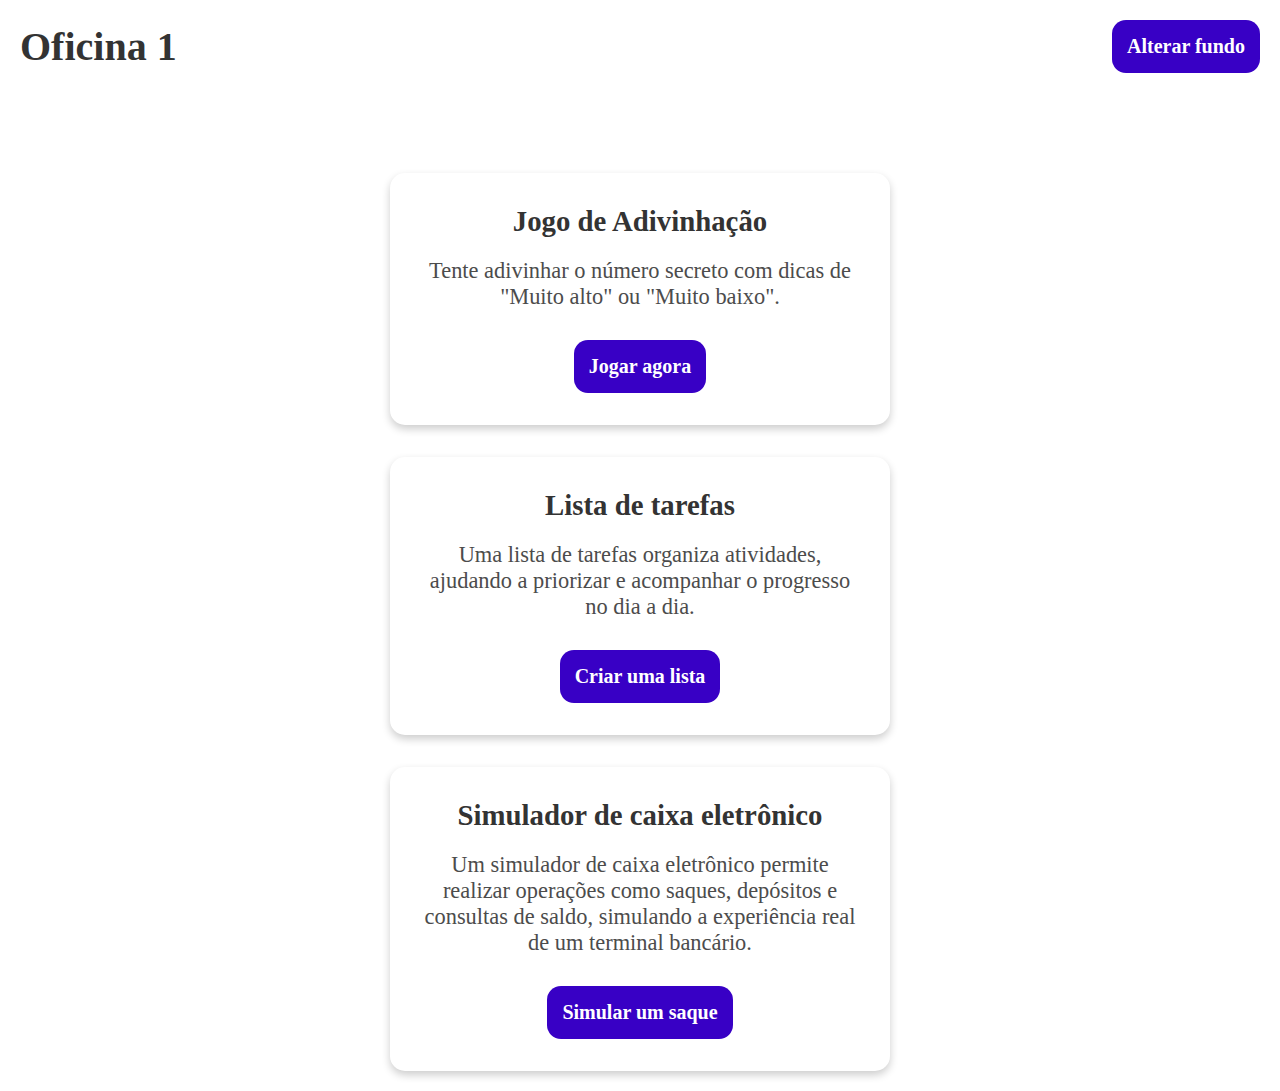
<file: index.html>
<!DOCTYPE html>
<html lang="pt-BR">
  <head>
    <meta charset="UTF-8" />
    <meta name="viewport" content="width=device-width, initial-scale=1.0" />
    <link rel="stylesheet" href="./css/index.css" />
    <title>Oficina 1</title>
  </head>
  <body>
    <header class="header">
      <div class="top-content">
        <a href="index.html"><h1>Oficina 1</h1></a>
        <div>
          <button class="btn" id="color-generator">
            Alterar fundo
          </button>
        </div>
      </div>
    </header>

    <main>
      <div class="container">
        <div class="guess-game">
          <div class="flex">
            <h3>Jogo de Adivinhação</h3>
            <p>
              Tente adivinhar o número secreto com dicas de "Muito alto" ou
              "Muito baixo".
            </p>
            <a href="./html/guessingGame.html"
              ><button class="btn">Jogar agora</button></a
            >
          </div>
        </div>
        <div class="to-do-list">
          <div class="flex">
            <h3>Lista de tarefas</h3>
            <p>
              Uma lista de tarefas organiza atividades, ajudando a priorizar e
              acompanhar o progresso no dia a dia.
            </p>
            <a href="./html/toDoList.html"><button class="btn">Criar uma lista</button></a>
          </div>
        </div>
        <div class="atm-simulator">
          <div class="flex">
            <h3>Simulador de caixa eletrônico</h3>
            <p>
              Um simulador de caixa eletrônico permite realizar operações como
              saques, depósitos e consultas de saldo, simulando a experiência
              real de um terminal bancário.
            </p>
            <a href="./html/ATM.html"><button class="btn">Simular um saque</button></a>
          </div>
        </div>
      </div>
    </main>

    <footer></footer>

    <script src="./JavaScript/index.js"></script>
  </body>
</html>
</file>
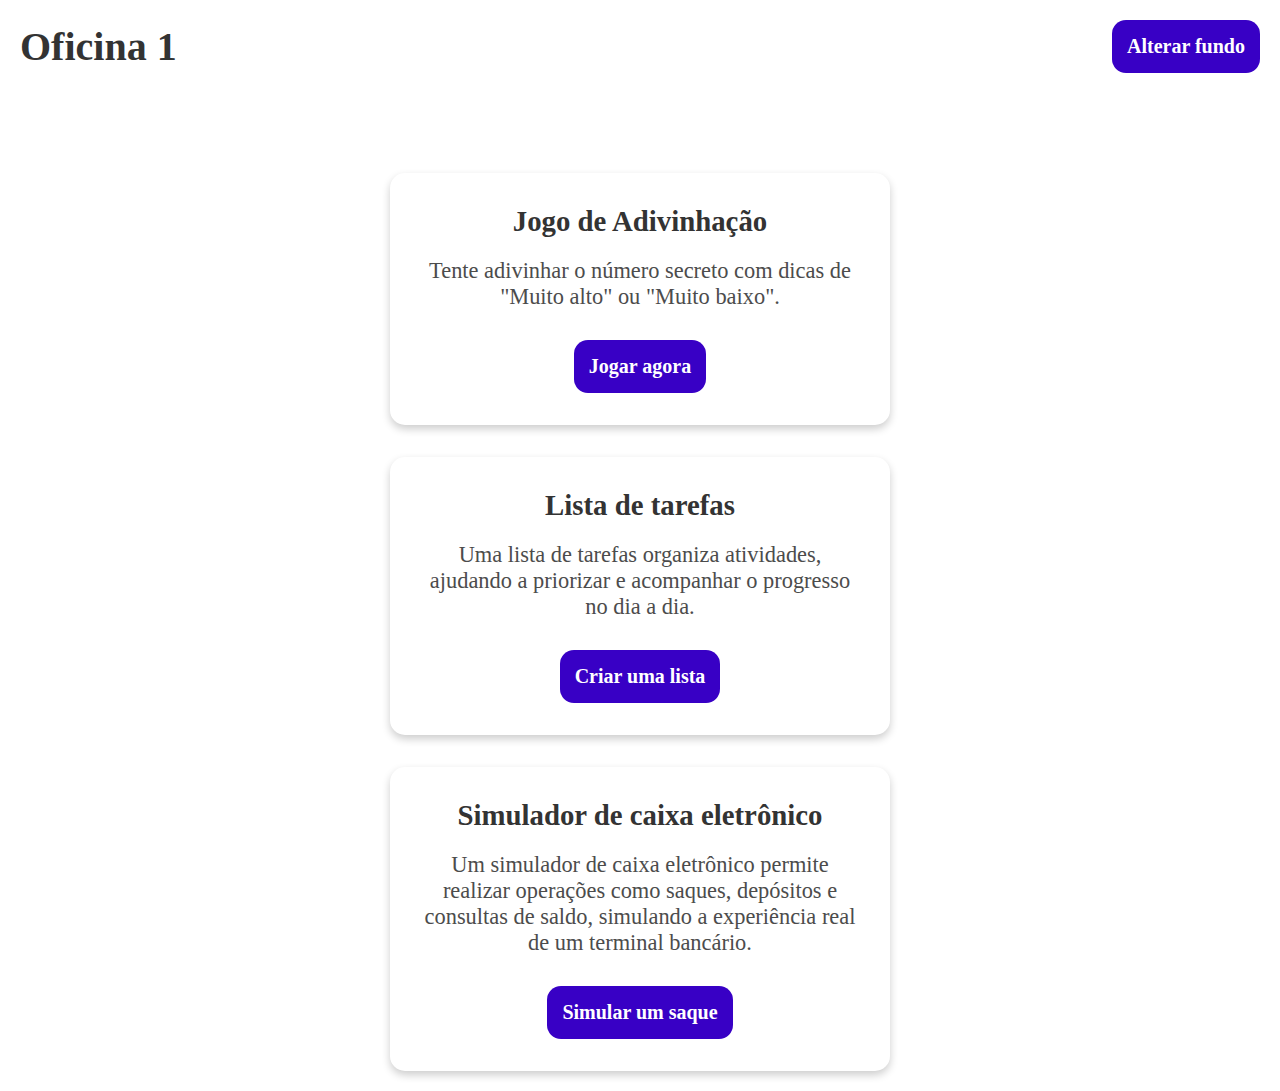
<file: html/index.html>
<!DOCTYPE html>
<html lang="pt-BR">
  <head>
    <meta charset="UTF-8" />
    <meta name="viewport" content="width=device-width, initial-scale=1.0" />
    <link rel="stylesheet" href="../css/index.css" />
    <title>Oficina 1</title>
  </head>
  <body>
    <header class="header">
      <div class="top-content">
        <a href="index.html"><h1>Oficina 1</h1></a>
        <div>
          <button class="btn" id="color-generator">
            Alterar fundo
          </button>
        </div>
      </div>
    </header>

    <main>
      <div class="container">
        <div class="memory-game">
          <div class="flex">
            <h3>Jogo de Adivinhação</h3>
            <p>
              Tente adivinhar o número secreto com dicas de "Muito alto" ou
              "Muito baixo".
            </p>
            <a href="guessingGame.html"
              ><button class="btn">Jogar agora</button></a
            >
          </div>
        </div>
        <div class="to-do-list">
          <div class="flex">
            <h3>Lista de tarefas</h3>
            <p>
              Uma lista de tarefas organiza atividades, ajudando a priorizar e
              acompanhar o progresso no dia a dia.
            </p>
            <a href="toDoList.html"><button class="btn">Criar uma lista</button></a>
          </div>
        </div>
        <div class="atm-simulator">
          <div class="flex">
            <h3>Simulador de caixa eletrônico</h3>
            <p>
              Um simulador de caixa eletrônico permite realizar operações como
              saques, depósitos e consultas de saldo, simulando a experiência
              real de um terminal bancário.
            </p>
            <a href="ATM.html"><button class="btn">Simular um saque</button></a>
          </div>
        </div>
      </div>
    </main>

    <footer></footer>

    <script src="../JavaScript/index.js"></script>
  </body>
</html>
</file>
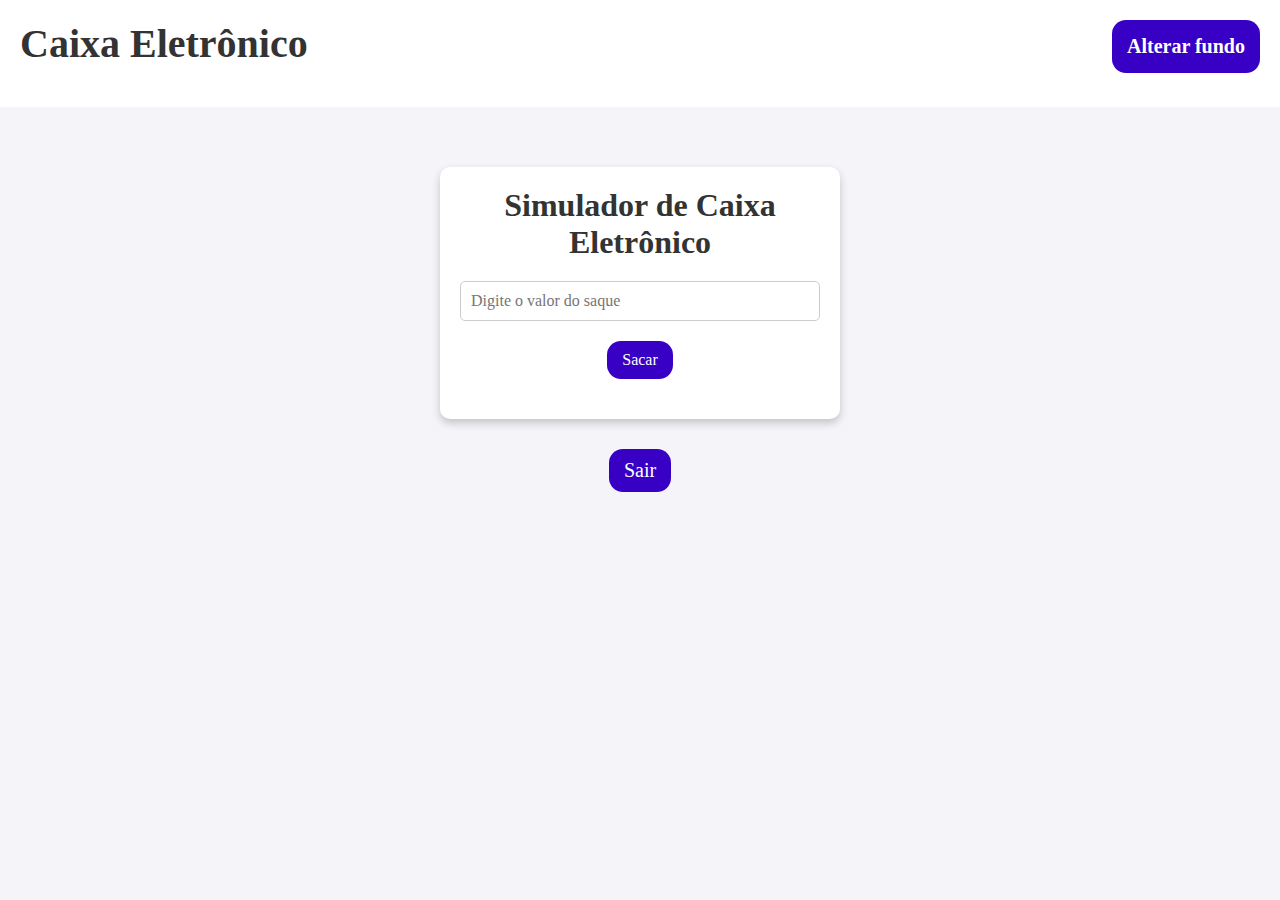
<file: html/ATM.html>
<!DOCTYPE html>
<html lang="pt-BR">
  <head>
    <meta charset="UTF-8" />
    <meta name="viewport" content="width=device-width, initial-scale=1.0" />
    <title>Simulador de Caixa Eletrônico</title>
    <link rel="stylesheet" href="../css/ATM.css" />
  </head>
  <body>
    <header>
      <div class="top-content">
        <a href="../index.html"><h1>Caixa Eletrônico</h1></a>
        <div>
          <button class="btn" id="color-generator">Alterar fundo</button>
        </div>
      </div>
    </header>
    <main>
      <div class="principal">
        <div class="container">
          <h1>Simulador de Caixa Eletrônico</h1>
          <input
            type="number"
            id="valor-saque"
            placeholder="Digite o valor do saque"
          />
          <button id="btn-sacar">Sacar</button>
          <div id="resultado"></div>
        </div>
        <div class="btn-exit">
          <a href="../index.html"><button>Sair</button></a>
        </div>
      </div>
    </main>
    <script src="../JavaScript/ATM.js"></script>
  </body>
</html>
</file>
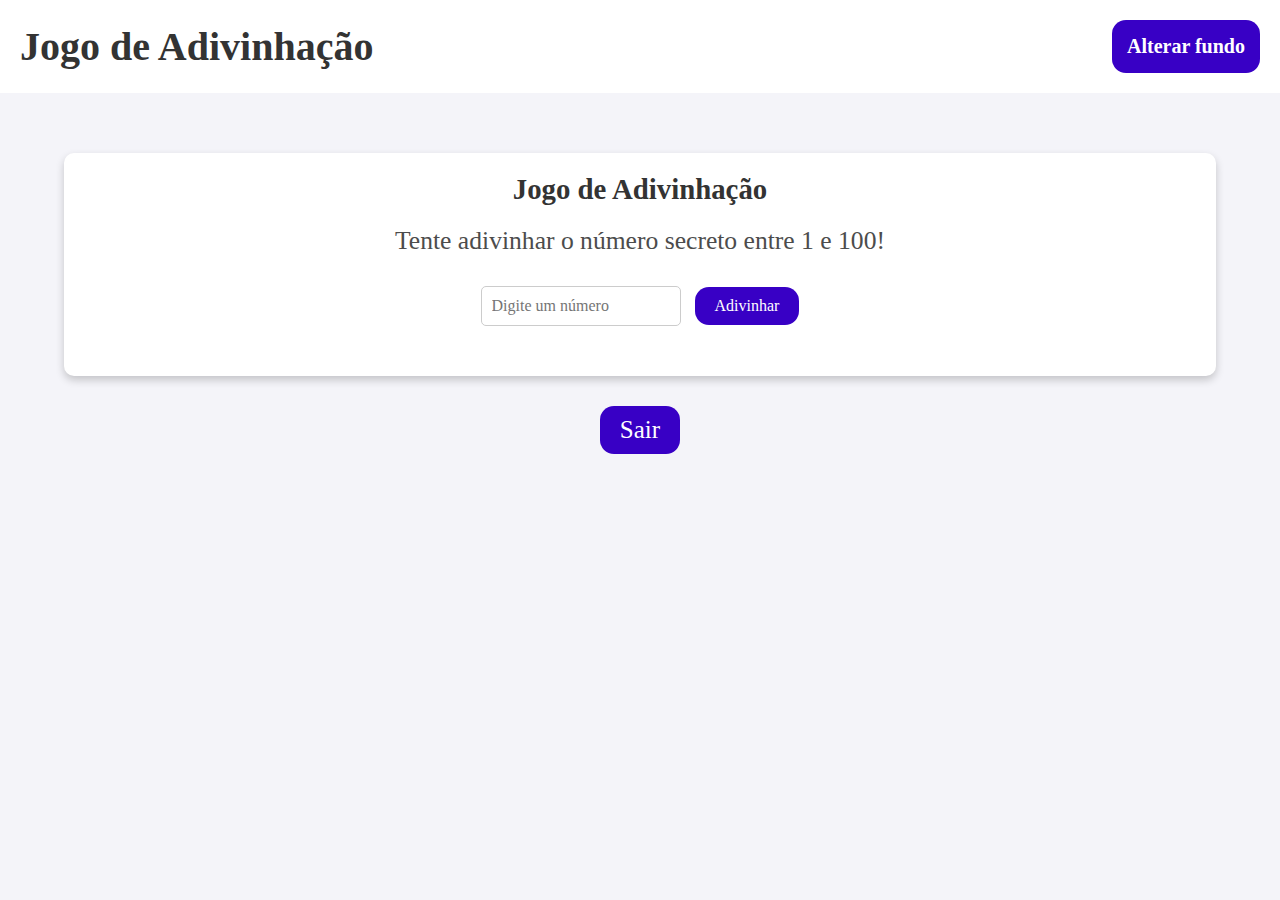
<file: html/guessingGame.html>
<!DOCTYPE html>
<html lang="pt-BR">
  <head>
    <meta charset="UTF-8" />
    <meta name="viewport" content="width=device-width, initial-scale=1.0" />
    <title>Jogo de Adivinhação</title>
    <link rel="stylesheet" href="../css/guessingGame.css" />
  </head>
  <body>
    <header>
      <div class="top-content">
        <a href="../index.html"><h1>Jogo de Adivinhação</h1></a>
        <div>
          <button class="btn" id="color-generator">
            Alterar fundo
          </button>
        </div>
      </div>
    </header>
    <main>
      <div class="main">
        <div class="container">
          <h1>Jogo de Adivinhação</h1>
          <p>Tente adivinhar o número secreto entre 1 e 100!</p>
          <input
            type="number"
            id="input"
            placeholder="Digite um número"
            min="1"
            max="100"
          />
          <button id="guess">Adivinhar</button>
          <p id="message"></p>
        </div>

        <div class="btn-exit">
          <a href="../index.html"><button>Sair</button></a>
        </div>
      </div>
    </main>

    <script src="../JavaScript/guessingGame.js"></script>
  </body>
</html>
</file>
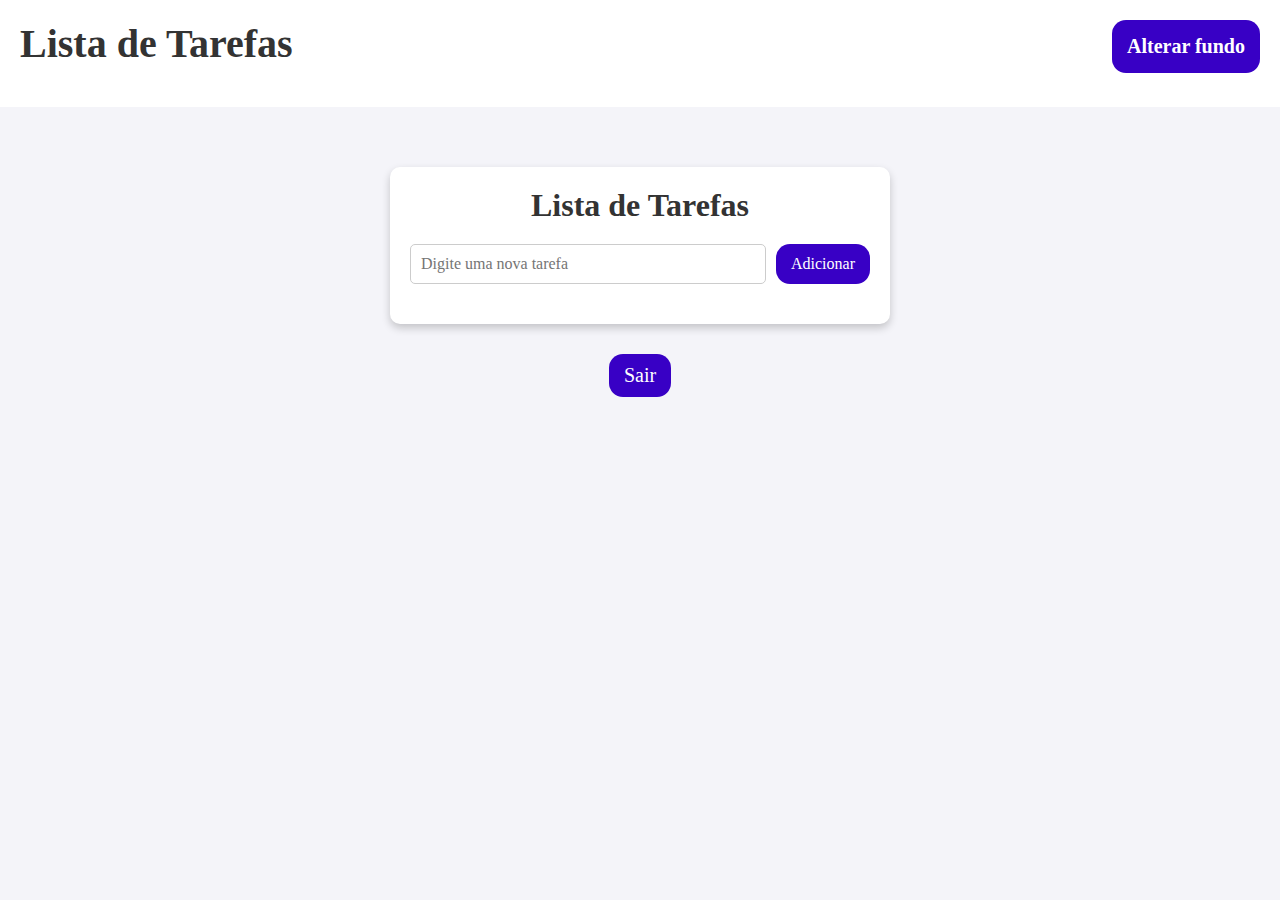
<file: html/toDoList.html>
<!DOCTYPE html>
<html lang="pt-BR">
  <head>
    <meta charset="UTF-8" />
    <meta name="viewport" content="width=device-width, initial-scale=1.0" />
    <title>Lista de Tarefas</title>
    <link rel="stylesheet" href="../css/toDoList.css" />
  </head>
  <body>
    <header>
      <div class="top-content">
        <a href="../index.html"><h1>Lista de Tarefas</h1></a>
        <div>
          <button class="btn" id="color-generator">
            Alterar fundo
          </button>
        </div>
      </div>
    </header>
    <main>
      <div class="main">
        <div class="container">
          <h1>Lista de Tarefas</h1>
          <div class="input-area">
            <input
              type="text"
              id="new-task"
              placeholder="Digite uma nova tarefa"
            />
            <button id="add-task">Adicionar</button>
          </div>
          <ul id="list-task"></ul>
        </div>
        <div class="btn-exit">
          <a href="../index.html"><button>Sair</button></a>
        </div>
      </div>
    </main>
    <script src="../JavaScript/toDoList.js"></script>
  </body>
</html>
</file>
<file: css/index.css>
/* Estilizações gerais */
* {
  margin: 0;
  padding: 0;
  box-sizing: border-box;
  font-family: "Times New Roman", Times, serif;
}

body {
  margin: 0;
  height: 100dvh;
  font-family: Arial, sans-serif;
  transition: background-color 0.3s ease-in-out;
}

header {
  width: 100%;
  margin-bottom: 60px;
}

a {
  text-decoration: none;
}

/* Estilização do topo da pagina */
.top-content {
  display: flex;
  justify-content: space-between;
  align-items: center;
  padding: 20px;
  background-color: #fff;
}
.top-content h1 {
  font-size: 40px;
  font-weight: 700;
  color: #333333;
}

.btn {
  padding: 15px;
  font-size: 20px;
  font-weight: 600;
  border-radius: 14px;
  border: none;
  color: #fff;
  background-color: #3800c5;
  cursor: pointer;
  transition: 0.3s;
}

.btn:hover {
  background-color: #4c00ff;
  transform: scale(1.03);
}

/* Estilização do seção principal */
.container {
  display: grid;
  text-align: center;
  padding: 20px;
  justify-content: center;
  gap: 2rem;
}
.container h3 {
  font-size: 1.8rem;
  font-weight: 600;
  color: #333;
}
.container p {
    margin-top: 20px;
    margin-bottom: 30px;
    font-size: 1.4rem;
    font-weight:500;
    color: #4c4c4c;
}

.flex {
  background-color: #fff;
  border-radius: 15px;
  width: 500px;
  padding: 2rem;
  box-shadow: 0 4px 8px rgba(0, 0, 0, 0.2);
}
</file>
<file: css/ATM.css>
/* Estilizações gerais */
* {
  margin: 0;
  padding: 0;
  box-sizing: border-box;
  font-family: "Times New Roman", Times, serif;
}

header {
  width: 100%;
  margin-bottom: 60px;
}

body {
  margin: 0;
  font-family: Arial, sans-serif;
  display: flex;
  flex-direction: column;
  height: 100dvh;
  background-color: #f4f4f9;
}

a {
  text-decoration: none;
}

/* Estilização do topo da pagina */
.top-content {
  display: flex;
  justify-content: space-between;
  padding: 20px;
  background-color: #fff;
}
.top-content h1 {
  font-size: 40px;
  font-weight: 700;
  color: #333333;
}

.btn {
  padding: 15px;
  font-size: 20px;
  font-weight: 600;
  border-radius: 14px;
  border: none;
  color: #fff;
  background-color: #3800c5;
  cursor: pointer;
  transition: 0.3s;
}

.btn:hover {
  background-color: #4c00ff;
  transform: scale(1.03);
}

/* Estilização do conteudo principal */
.principal {
    width: 100%;
    display: flex;
    flex-direction: column;
    align-items: center;
    justify-content: center;
}

.container {
  text-align: center;
  width: 100%;
  max-width: 400px;
  background-color: #fff;
  padding: 20px;
  border-radius: 10px;
  box-shadow: 0 4px 8px rgba(0, 0, 0, 0.2);
}

h1 {
  margin-bottom: 20px;
  color: #333;
}

input {
  width: 100%;
  padding: 10px;
  font-size: 16px;
  margin-bottom: 20px;
  border: 1px solid #ccc;
  border-radius: 5px;
}

button {
  padding: 10px 15px;
  font-size: 16px;
  color: white;
  background-color: #3800c5;
  border: none;
  border-radius: 14px;
  cursor: pointer;
  transition: background-color 0.3s;
}

button:hover {
  background-color: #4c00ff;
}

#resultado {
  margin-top: 20px;
  font-size: 16px;
  text-align: left;
}

.btn-exit button {
  margin-top: 30px;
  font-size: 20px;
  transition: 0.3s;
}
.btn-exit button:hover {
  transform: scale(1.03);
  box-shadow: 0 4px 8px rgba(0, 0, 0, 0.2);
}
</file>
<file: css/guessingGame.css>
* {
  margin: 0;
  padding: 0;
  box-sizing: border-box;
  font-family: "Times New Roman", Times, serif;
}

header {
  width: 100%;
  margin-bottom: 60px;
}

body {
  margin: 0;
  font-family: Arial, sans-serif;
  display: flex;
  flex-direction: column;
  height: 100dvh;
  background-color: #f4f4f9;
}

a {
  text-decoration: none;
}

/* Estilização do topo da pagina */
.top-content {
  display: flex;
  justify-content: space-between;
  align-items: center;
  padding: 20px;
  background-color: #fff;
}
.top-content h1 {
  font-size: 40px;
  font-weight: 700;
  color: #333333;
}

.btn {
  padding: 15px;
  font-size: 20px;
  font-weight: 600;
  border-radius: 14px;
  border: none;
  color: #fff;
  background-color: #3800c5;
  cursor: pointer;
  transition: 0.3s;
}

.btn:hover {
  background-color: #4c00ff;
  transform: scale(1.03);
}

/* Estilização do conteudo principal */
.main {
  display: flex;
  flex-direction: column;
  align-items: center;
  justify-content: center;
  height: 100%;
}
.container {
  text-align: center;
  width: 100%;
  max-width: 90%;
  background-color: #fff;
  padding: 20px;
  border-radius: 10px;
  box-shadow: 0 4px 8px rgba(0, 0, 0, 0.2);
}

.container h1 {
  color: #333;
  font-size: 1.8rem;
  font-weight: 700;
}
.container p {
  font-size: 1.6rem;
  font-weight: 500;
  margin-top: 20px;
  margin-bottom: 30px;
  color: #4c4c4c;
}

input {
  padding: 10px;
  font-size: 16px;
  width: 200px;
  margin-right: 10px;
  border: 1px solid #ccc;
  border-radius: 5px;
}

button {
  padding: 10px 20px;
  font-size: 16px;
  color: white;
  background-color: #3800c5;
  border: none;
  border-radius: 14px;
  cursor: pointer;
  transition: background-color 0.3s;
}

button:hover {
  background-color: #4c00ff;
}

#message {
  margin-top: 20px;
  font-size: 18px;
  color: #555;
}

.btn-exit button{
  margin-top: 30px;
  font-size: 25px;
  transition: 0.3s;
  
}
.btn-exit button:hover {
    transform: scale(1.03);
    box-shadow: 0 4px 8px rgba(0, 0, 0, 0.2);
}
</file>
<file: css/toDoList.css>
/* Estilizações gerais */
* {
  margin: 0;
  padding: 0;
  box-sizing: border-box;
  font-family: "Times New Roman", Times, serif;
}

body {
  margin: 0;
  font-family: Arial, sans-serif;
  display: flex;
  flex-direction: column;
  height: 100dvh;
  background-color: #f4f4f9;
}

header {
  width: 100%;
  margin-bottom: 60px;
}

a {
  text-decoration: none;
}

/* Estilização do topo da pagina */
.top-content {
  display: flex;
  justify-content: space-between;
  padding: 20px;
  background-color: #fff;
}
.top-content h1 {
  font-size: 40px;
  font-weight: 700;
  color: #333333;
}

.btn {
  padding: 15px;
  font-size: 20px;
  font-weight: 600;
  border-radius: 14px;
  border: none;
  color: #fff;
  background-color: #3800c5;
  cursor: pointer;
  transition: 0.3s;
}

.btn:hover {
  background-color: #4c00ff;
  transform: scale(1.03);
}

/* Estilização do conteudo principal */

.main {
  display: flex;
  flex-direction: column;
  align-items: center;
  justify-content: center;
  height: 100%;
}
.container {
  text-align: center;
  min-width: 500px;
  max-width: 90%;
  background-color: #fff;
  padding: 20px;
  border-radius: 10px;
  box-shadow: 0 4px 8px rgba(0, 0, 0, 0.2);
}

h1 {
  margin-bottom: 20px;
  color: #333;
}

.input-area {
  display: flex;
  gap: 10px;
  margin-bottom: 20px;
}

input {
  flex: 1;
  padding: 10px;
  font-size: 16px;
  border: 1px solid #ccc;
  border-radius: 5px;
}

button {
  padding: 10px 15px;
  font-size: 16px;
  color: white;
  background-color: #3800c5;
  border: none;
  border-radius: 14px;
  cursor: pointer;
  transition: background-color 0.3s;
}

button:hover {
  background-color: #4c00ff;
}

ul {
  list-style-type: none;
  padding: 0;
  width: 100%;
  
}

li {
  display: flex;
  justify-content: space-between;
  align-items: center;
  padding: 10px;
  margin-bottom: 10px;
  background-color: #f9f9f9;
  border-radius: 5px;
  border: 1px solid #ddd;
  
}
li button {
    justify-content: end;
}

li.completed {
  text-decoration: line-through;
  background-color: #d4edda;
  border-color: #c3e6cb;
}

button.complete {
  background-color: #3800c5;
}

button.complete:hover {
  background-color: #4c00ff;
}

button.delete {
  background-color: #dc3545;
}

button.delete:hover {
  background-color: #bd2130;
}

.btn-exit button {
  margin-top: 30px;
  font-size: 20px;
  transition: 0.3s;
}
.btn-exit button:hover {
  transform: scale(1.03);
  box-shadow: 0 4px 8px rgba(0, 0, 0, 0.2);
}
</file>
